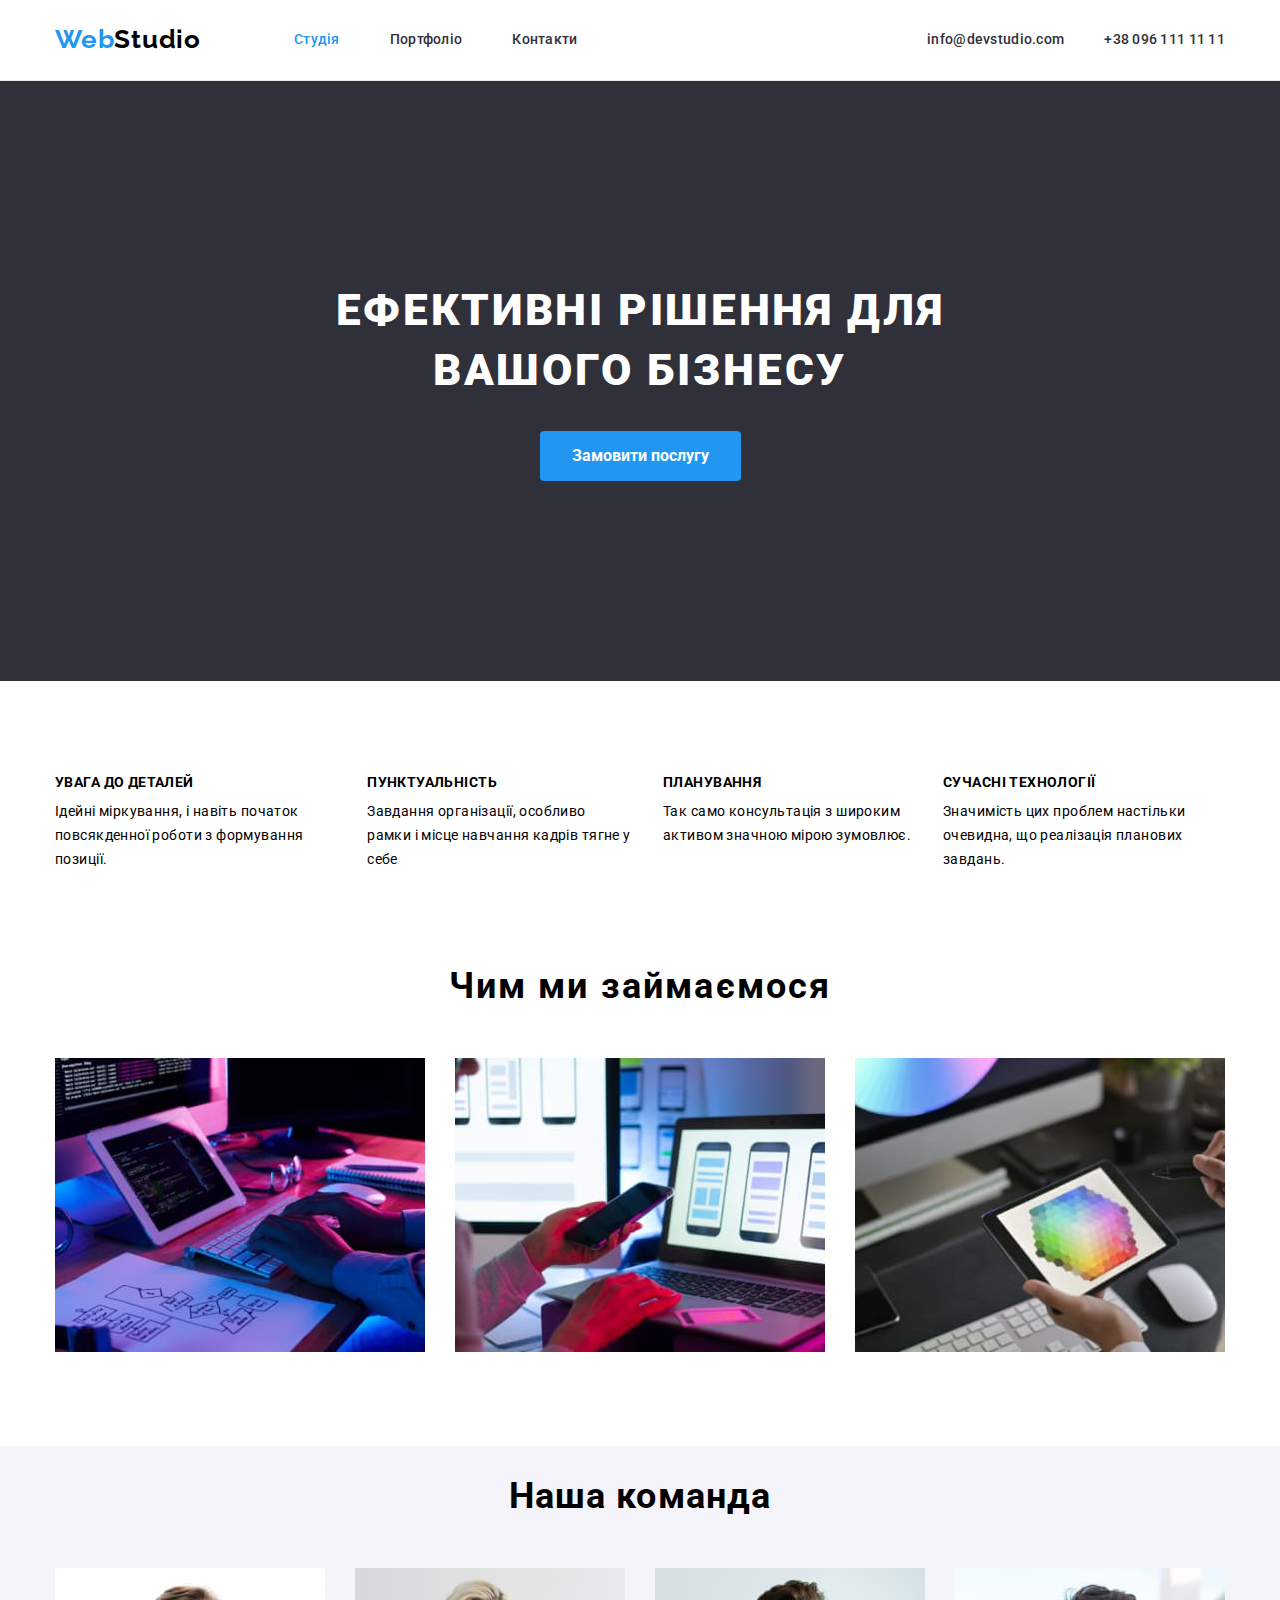
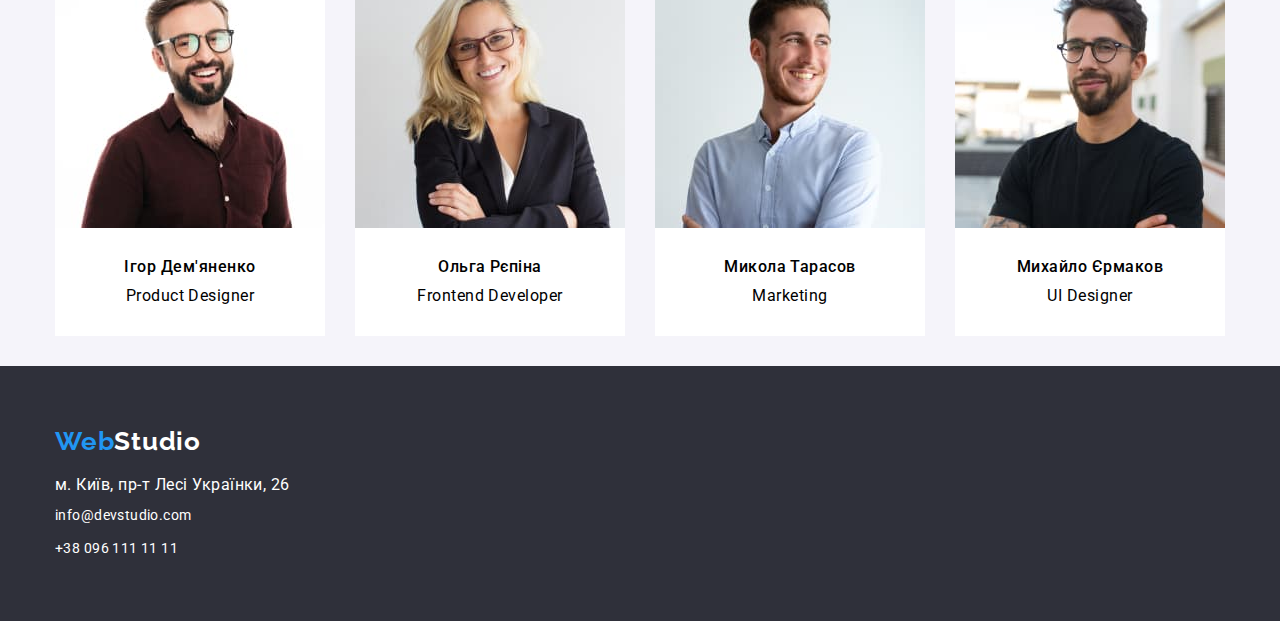
<file: index.html>
<!DOCTYPE html>
<html lang="uk">

<head>
  <meta charset="UTF-8" />
  <meta http-equiv="X-UA-Compatible" content="IE=edge" />
  <meta name="viewport" content="width=device-width, initial-scale=1.0" />
  <title>goit-markup-hw-01</title>
  <link rel="preconnect" href="https://fonts.googleapis.com">
  <link rel="preconnect" href="https://fonts.gstatic.com" crossorigin>
  <link href="https://fonts.googleapis.com/css2?family=Raleway:wght@700&family=Roboto:wght@400;500;700;900&display=swap"
    rel="stylesheet">
  <link rel="stylesheet" href="https://cdnjs.cloudflare.com/ajax/libs/modern-normalize/1.1.0/modern-normalize.min.css">
  <link rel="stylesheet" href="./CSS/styles.css">
</head>

<body>
  <header class="header">
    <div class="container ">
      <div class="header-container">
        <div class="header-stile">
          <a href="/" class="logo-header"><span class="web"> Web</span><span class="studio">Studio</span> </a>
          <nav class="navigation">
            <ul class="header-nav">
              <li><a href="./index.html" class="carent-link  conteiner-nav">Студія</a></li>
              <li><a href="./portfolio.html" class="link-header conteiner-nav">Портфоліо</a></li>
              <li><a href="#contact" class="link-header conteiner-nav">Контакти</a></li>
            </ul>
          </nav>
        </div>
        <ul class="header-contact">
          <li><a href="mailto:info@devstudio.com" class=" link-header conteiner-nav">info@devstudio.com</a></li>
          <li><a href="tel:+380961111111" class="link-header conteiner-nav">+38 096 111 11 11</a></li>
        </ul>
      </div>
    </div>
  </header>
  <main>
    <section class="hero">
      <div class="container hero-top">
        <h1 class="hero-header"> Ефективні рішення для вашого бізнесу </h1>
        <button type="button" class="link-hero-button">Замовити послугу</button>
      </div>
    </section>
    <section class="our-advantages section">
      <div class="container">
        <div class="our-advantages-stiles">
          <h2 class="our-advantages-title visually-hidden">Наші переваги</h2>
          <ul class="our-advantages-list">
            <li class="our-advantages-li">
              <h3 class="our-advantages-subtitle">Увага до деталей</h3>
              <p class="our-advantages-text">
                Ідейні міркування, і навіть початок повсякденної роботи з
                формування позиції.
              </p>
            </li>
            <li class="our-advantages-li">
              <h3 class="our-advantages-subtitle">Пунктуальність</h3>
              <p class="our-advantages-text">
                Завдання організації, особливо рамки і місце навчання кадрів тягне
                у себе
              </p>
            </li>
            <li class="our-advantages-li">
              <h3 class="our-advantages-subtitle">Планування</h3>
              <p class="our-advantages-text">
                Так само консультація з широким активом значною мірою зумовлює.
              </p>
            </li>
            <li class="our-advantages-li">
              <h3 class="our-advantages-subtitle">Сучасні технології</h3>
              <p class="our-advantages-text">
                Значимість цих проблем настільки очевидна, що реалізація планових
                завдань.
              </p>
            </li>
          </ul>
        </div>
      </div>
    </section>
    <section class="what-do">
      <div class="container">
        <h2 id="portfolio" class="what-do-title">Чим ми займаємося</h2>
        <ul class="whot-do-style">
          <li class="whot-do-list">
            <img src="./images/hero/box1.jpg" alt="Друкування коду на клавіатурі" width="370" height="294" />
          </li>
          <li class="whot-do-list">
            <img src="./images/hero/box2.jpg" alt="Створення мобільних додатків на компютері" width="370"
              height="294" />
          </li>
          <li class="whot-do-list">
            <img src="./images/hero/box3.jpg" alt="Планшет на якаму зображена палітра кольорів" width="370"
              height="294" />
          </li>
        </ul>
      </div>
    </section>
    <section class="our-team section">
      <div class="container">
        <h2 class="our-team-title">Наша команда</h2>
        <ul class="our-workers">
          <li class="our-workers-oll">
            <img src="./images/hero/img.jpg" alt="Image Igor Demyanenko " width="270" height="260"
              class="our-workers-image" />
            <div class="our-workers-oll-text">
              <h3 class="our-workers-subtitle">Ігор Дем'яненко</h3>
              <p class="our-workers-text" lang="en">Product Designer</p>
            </div>
          </li>
          <li class="our-workers-oll">
            <img src=" ./images/hero/img1.jpg" alt="Image Olga Repina" width="270" height="260"
              class="our-workers-image" />
            <div class="our-workers-oll-text">
              <h3 class="our-workers-subtitle">Ольга Рєпіна</h3>
              <p lang="en" class="our-workers-text">Frontend Developer</p>
            </div>
          </li>
          <li class="our-workers-oll">
            <img src=" ./images/hero/img2.jpg" alt="Image Mukola Tarasov" width="270" height="260"
              class="our-workers-image" />
            <div class="our-workers-oll-text">
              <h3 class="our-workers-subtitle">Микола Тарасов</h3>
              <p class="our-workers-text" lang="en">Marketing</p>
            </div>
          </li>
          <li class="our-workers-oll">
            <img src=" ./images/hero/img3.jpg" alt="Image Muhailo Irmakov" width="270" height="260"
              class="our-workers-image" />
            <div class="our-workers-oll-text">
              <h3 class="our-workers-subtitle">Михайло Єрмаков</h3>
              <p class="our-workers-text" lang="en">UI Designer</p>
            </div>
          </li>
        </ul>

      </div>
    </section>
  </main>
  <footer class="footer-hero" id="contact">
    <div class="container">
      <a href="/" class="footer-logo "><span class="web">Web</span><span class="studio-white">Studio</span></a>
      <address class="address">
        <ul class="adress-list">
          <li class="footer-map">
            <a href="https://goo.gl/maps/AvNRvpogiTNFUgvv9" target="_blank" rel="noreferrer noopener"
              class="link-map ">м.
              Київ, пр-т Лесі
              Українки, 26</a>
          </li>
          <li class="footer-mail"><a href="mailto:info@devstudio.com" class="footer link-footer">info@devstudio.com</a>
          </li>
          <li class="footer-tel"><a href="tel:+380961111111" class="footer link-footer">+38 096 111 11 11</a></li>
        </ul>
      </address>
    </div>
  </footer>
</body>

</html>
</file>
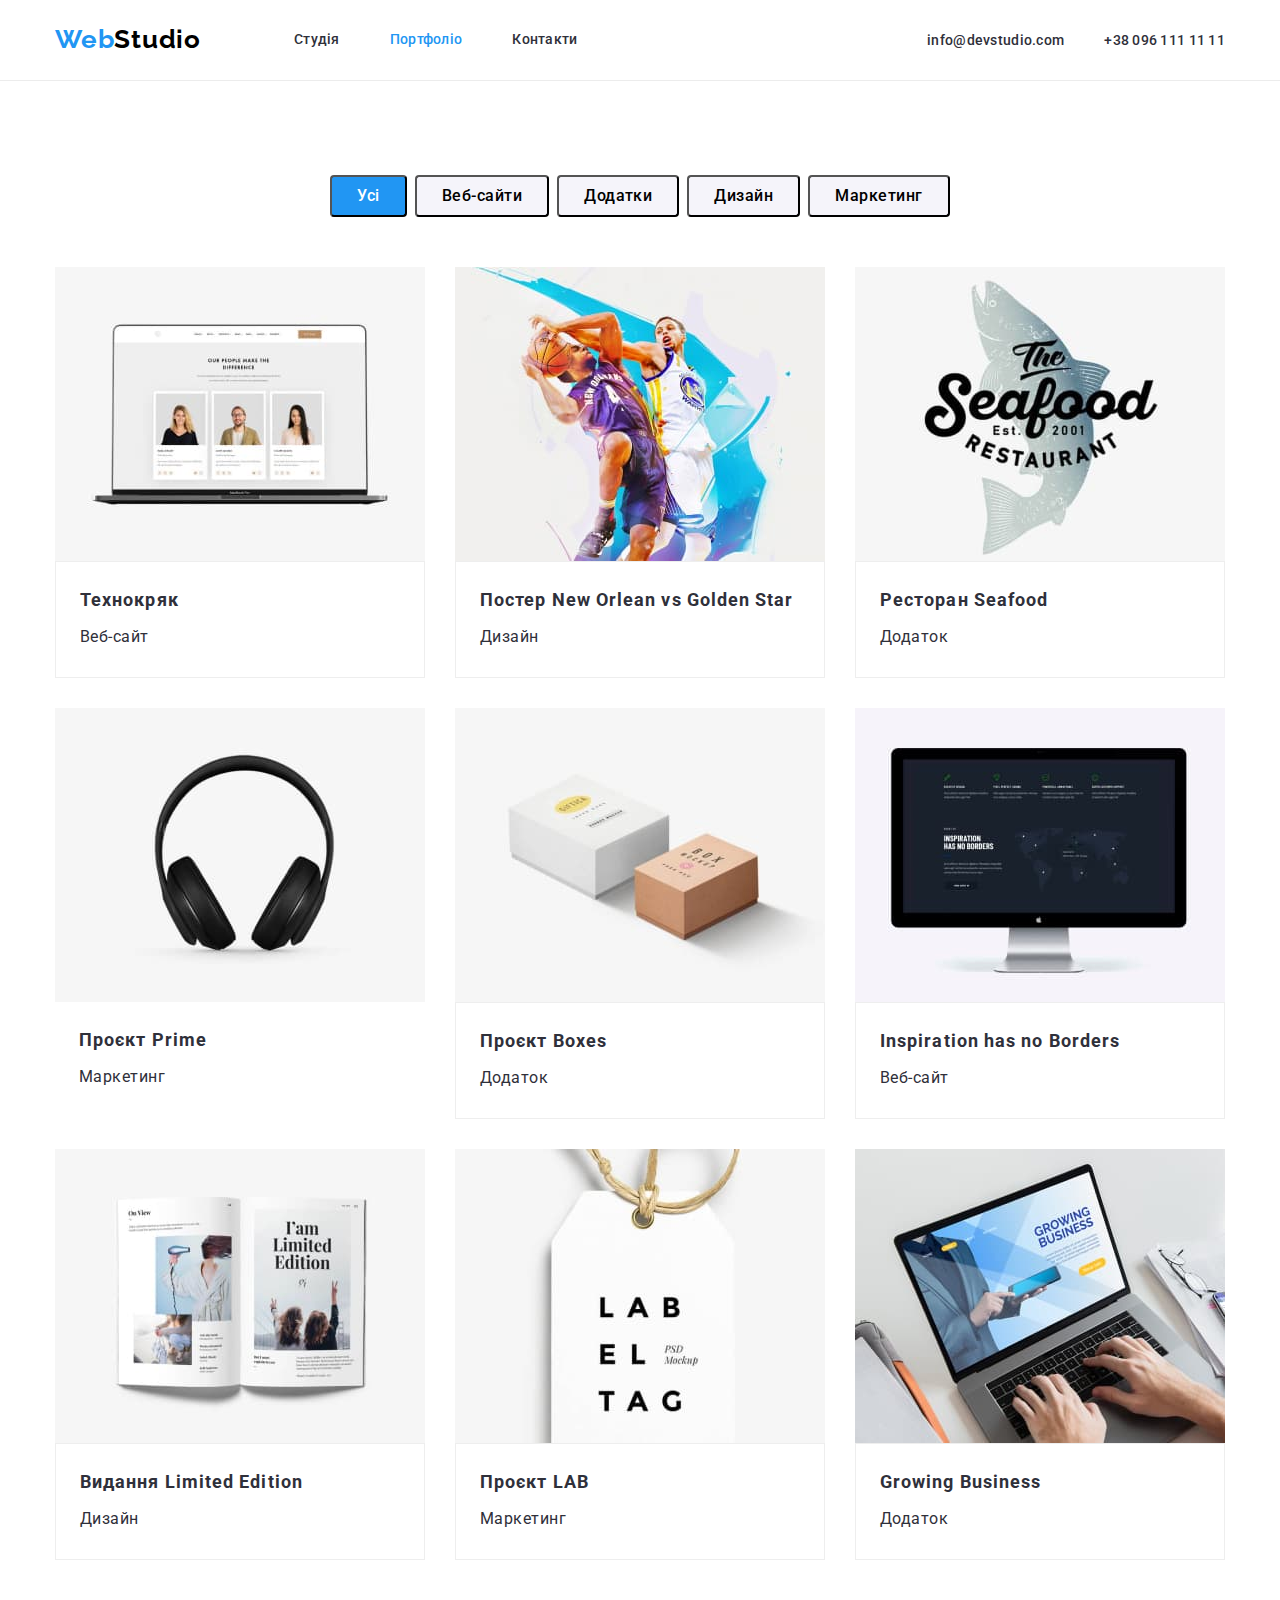
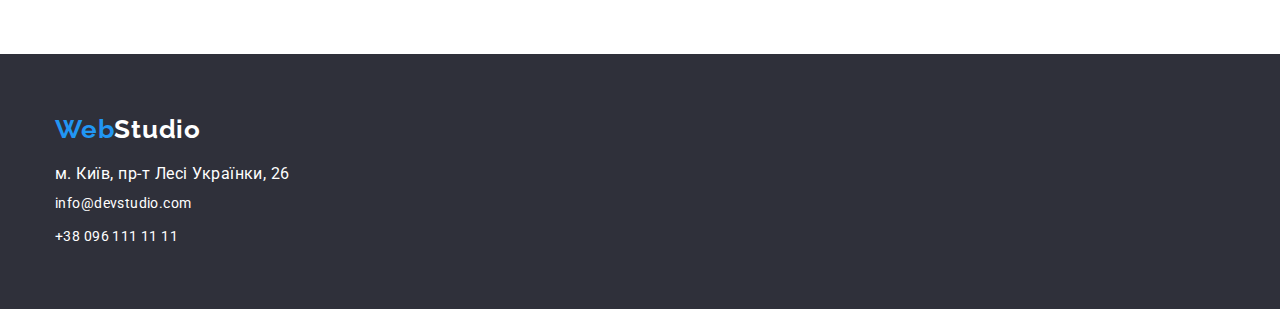
<file: portfolio.html>
<!DOCTYPE html>
<html lang="uk">

<head>
  <meta charset="UTF-8" />
  <meta http-equiv="X-UA-Compatible" content="IE=edge" />
  <meta name="viewport" content="width=device-width, initial-scale=1.0" />
  <title>goit-markup-hw-01</title>
  <link rel="preconnect" href="https://fonts.googleapis.com">
  <link rel="preconnect" href="https://fonts.gstatic.com" crossorigin>
  <link href="https://fonts.googleapis.com/css2?family=Raleway:wght@700&family=Roboto:wght@400;500;700;900&display=swap"
    rel="stylesheet">
  <link rel="stylesheet" href="https://cdnjs.cloudflare.com/ajax/libs/modern-normalize/1.1.0/modern-normalize.min.css">
  <link rel="stylesheet" href="./CSS/styles.css">
</head>

<body>
  <header class="header">
    <div class="container ">
      <div class="header-container">
        <div class="header-stile">
          <a href="/" class="logo-header"><span class="web"> Web</span><span class="studio">Studio</span> </a>
          <nav class="navigation">
            <ul class="header-nav">
              <li><a href="./index.html" class="link-header conteiner-nav">Студія</a></li>
              <li><a href="./portfolio.html" class="carent-link conteiner-nav">Портфоліо</a></li>
              <li><a href="#contact" class="link-header conteiner-nav">Контакти</a></li>
            </ul>
          </nav>
        </div>
        <ul class="header-contact">
          <li><a href="mailto:info@devstudio.com" class=" link-header ">info@devstudio.com</a></li>
          <li><a href="tel:+380961111111" class="link-header ">+38 096 111 11 11</a></li>
        </ul>
      </div>
    </div>
  </header>
  <main>
    <section class="section">
      <div class="container">
        <h1 class="visually-hidden">clon</h1>
        <ul class="link-list">
          <li>
            <button type="button" class="link-oll">Усі</button>
          </li>
          <li>
            <button type="button" class="link-button">Веб-сайти</button>
          </li>
          <li>
            <button type="button" class="link-button">Додатки</button>
          </li>
          <li>
            <button type="button" class="link-button">Дизайн</button>
          </li>
          <li>
            <button type="button" class="link-button">Маркетинг</button>
          </li>
        </ul>
        <ul class="oll-product">
          <li class="oll-product-list list">
            <a href="#" class="oll-product-link "><img src="./images/portfolio/portfolio-img-1.jpg"
                alt="The Texhnokryak website is displayed on the MacBook Pro" width="370" height="294">
              <div class="border">
                <h2 class="oll-product-subtitle">
                  Технокряк
                </h2>
                <p class="oll-product-text">
                  Веб-сайт
                </p>
              </div>
            </a>
          </li>
          <li class="oll-product-list list">
            <a href="#" class="oll-product-link ">
              <img src="./images/portfolio/portfolio-img-2.jpg" alt="players basketball" width="370" height="294">
              <div class="border">
                <h2 class="oll-product-subtitle">
                  Постер New Orlean vs Golden Star
                </h2>
                <p class="oll-product-text">
                  Дизайн
                </p>
              </div>
            </a>
          </li>
          <li class="oll-product-list list">
            <a href="#" class="oll-product-link">
              <img src="./images/portfolio/portfolio-img-3.jpg " alt="logo restaurant SEAFOOD" width="370" height="294">
              <div class="border">
                <h2 class="oll-product-subtitle">
                  Ресторан Seafood
                </h2>
                <p class="oll-product-text">
                  Додаток
                </p>
              </div>
            </a>
          </li>
          <li class="oll-product-list list">
            <a href="#" class="oll-product-link">
              <img src="./images/portfolio/portfolio-img-4.jpg" alt="Headphone" width="370" height="294">
              <h2 class="oll-product-subtitle" lang="en">
                Проєкт Prime
              </h2>
              <p class="oll-product-text list">
                Маркетинг
              </p>
            </a>
          </li>
          <li class="oll-product-list list">
            <a href="#" class="oll-product-link">
              <img src="./images/portfolio/portfolio-img-5.jpg" alt="Two box" width="370" height="294">
              <div class="border">
                <h2 class="oll-product-subtitle">
                  Проєкт Boxes
                </h2>
                <p class="oll-product-text list">
                  Додаток
                </p>
              </div>
            </a>
          </li>
          <li class="oll-product-list list">
            <a href="#" class="oll-product-link">
              <img src="./images/portfolio/portfolio-img-6.jpg" alt="Photo IMac" width="370" height="294">
              <div class="border">
                <h2 class="oll-product-subtitle">
                  Inspiration has no Borders
                </h2>
                <p class="oll-product-text">
                  Веб-сайт
                </p>
              </div>
            </a>
          </li>
          <li class="oll-product-list  list">
            <a href="#" class="oll-product-link">
              <img src="./images/portfolio/portfolio-img-7.jpg" alt="book i am limited edition " width="370"
                height="294">
              <div class="border">
                <h2 class="oll-product-subtitle" lang="en">
                  Видання Limited Edition
                </h2>
                <p class="oll-product-text">
                  Дизайн
                </p>
              </div>
            </a>
          </li>
          <li class="oll-product-list list">
            <a href="#" class="oll-product-link">
              <img src="./images/portfolio/portfolio-img-8.jpg" alt="image logo LAB" width="370" height="294">
              <div class="border">
                <h2 class="oll-product-subtitle" lang="en">
                  Проєкт LAB
                </h2>
                <p class="oll-product-text">
                  Маркетинг
                </p>
              </div>
            </a>
          </li>
          <li class="oll-product-list list">
            <a href="#" class="oll-product-link">
              <img src="./images/portfolio/portfolio-img-9.jpg" alt="working process" width="370" height="294">
              <div class="border">
                <h2 class="oll-product-subtitle" lang="en">
                  Growing Business
                </h2>
                <p class="oll-product-text">
                  Додаток
                </p>
              </div>
            </a>
          </li>
        </ul>
      </div>
    </section>
  </main>
  <footer class="footer-hero" id="contact">
    <div class="container">
      <a href="/" class="footer-logo "><span class="web">Web</span><span class="studio-white">Studio</span></a>
      <address class="address">
        <ul class="adress-list">
          <li class="footer-map">
            <a href="https://goo.gl/maps/AvNRvpogiTNFUgvv9" target="_blank" rel="noreferrer noopener"
              class="link-map ">м.
              Київ, пр-т Лесі
              Українки, 26</a>
          </li>
          <li class="footer-mail"><a href="mailto:info@devstudio.com" class="footer link-footer">info@devstudio.com</a>
          </li>
          <li class="footer-tel"><a href="tel:+380961111111" class="footer link-footer">+38 096 111 11 11</a></li>
        </ul>
      </address>
    </div>
  </footer>
</body>

</html>
</file>
<file: CSS/styles.css>
:root {
    --color-brand: #2196F3;
    --color-section: #FFFFFF;
    --color-background: #2F303A;
}

/* Header */
header {
    color: #ECECEC;
}

img {
    display: block;
    max-width: 100%;
    height: auto;
}

.web {
    color: var(--color-brand);
}

.section {
    padding: 94px 0 94px 0;
}

.studio {
    color: #000000;
}

.navigation {
    display: block background-collor: #333;
    color: #ffffff;

}

.container {
    width: 100%;
    max-width: 1200px;
    margin: 0 auto;
    padding: 0 15px;
}

.header-stile {

    gap: 93px;
    display: flex;
    align-items: center;
}

.header-contact {

    display: flex;
    gap: 40px;

}

.header-nav {
    display: flex;
    gap: 50px;
}



.conteiner-nav {
    display: block;
    padding: 32px 0;

}



.header-container {
    display: flex;
    justify-content: space-between;
    align-items: center;

}

.header {
    border-bottom: 1px solid #ECECEC;
}

.logo-header {
    display: inline-block;

    color: var(--color-section);
    text-decoration: none;
    font-family: 'Raleway', sans-serif;
    font-weight: 700;
    font-size: 26px;
    line-height: 1.2;
    letter-spacing: 0.03em;

}

.carent-link {
    color: var(--color-brand);
    text-decoration: none;
    font-size: 14px;
    line-height: 1.14;
    font-weight: 500;
    letter-spacing: 0.02em;
}

.header-studio:hover,
.header-studio:focus {
    color: var(--color-brand);
    font-size: 14px;
    line-height: 1.14;
    font-family: inherit;
    font-weight: 500;
    letter-spacing: 0.02em;

}

.link-header:hover,
.link-header:focus {
    color: var(--color-brand);
    font-size: 14px;
    line-height: 1.14;
    font-family: inherit;
    font-weight: 500;
    letter-spacing: 0.02em;
}

.link-header {

    color: var(--color-background);
    text-decoration: none;
    font-size: 14px;
    line-height: 1.14;
    font-family: inherit;
    font-weight: 500;
    letter-spacing: 0.02em;

}

/* Main */
h1,
h2,
h3,
h4,
h5,
h6,
p,
ul {
    margin-top: 0;
    margin-bottom: 0;
}

ul {
    list-style: none;
    padding-left: 0;
}

body {
    background-color: var(--color-section);
    font-family: 'Roboto', sans-serif;
}

footer {
    background-color: var(--color-background);
}

.hero {
    padding: 200px 0;

    background-color: var(--color-background);
    text-align: center;
    margin-left: auto;
    margin-right: auto;

}

.hero-header {

    width: 696px;
    margin-bottom: 30px;
    margin-left: auto;
    margin-right: auto;


    color: var(--color-section);
    font-size: 44px;
    line-height: 1.36;
    text-transform: uppercase;
    letter-spacing: 0.06em;
    font-weight: 900;

}

.our-advantages-list {
    display: flex;
    padding-left: 0;
    gap: 30px;
}


.link-hero-button {
    padding: 10px 32px;
    display: block;
    margin-left: auto;
    margin-right: auto;

    color: var(--color-section);
    background-color: var(--color-brand);
    cursor: pointer;
    font-size: 16px;
    line-height: 1.87;
    font-family: inherit;
    border-radius: 4px;
    border: none;
    font-weight: 700;

}

.link-hero-button:hover,
.link-hero-button:focus {
    color: var(--color-section);
    background-color: #188ce8;
    cursor: pointer;
    font-size: 16px;
    line-height: 1.87;
    font-family: inherit;
}

.our-advantages-title {
    text-align: center;
    margin-bottom: 50px;


    font-size: 36px;
    line-height: 1.16
}

.our-advantages-subtitle {
    margin-bottom: 10px;
    text-transform: uppercase;
    font-size: 14px;
    line-height: 1.14;
    letter-spacing: 0.03em;
}

.our-advantages-text {
    font-size: 14px;
    line-height: 1.71;
    letter-spacing: 0.03em;

}

.our-advantages-li {
    flex-basis: calc((100%-90px)/4)
}

.what-do {
    padding-bottom: 94px;
}

.what-do-title {
    text-align: center;
    margin-bottom: 50px;

    font-size: 36px;
    line-height: 1.16;
    letter-spacing: 0.06em;

}

.whot-do-style {
    display: flex;
    gap: 30px;
}

.whot-do-list {
    flex-basis: calc((100%-60px)/3);
}

.our-workers {
    display: flex;
    text-align: center;
    gap: 30px;

}

.our-team {
    padding: 30px 0;
    background-color: #F5F4FA;

}


.our-team-title {
    text-align: center;
    margin-bottom: 50px;

    font-size: 36px;
    line-height: 1.16;
    letter-spacing: 0.03em;
}

.our-workers-oll-text {
padding: 30px 0;
    background-color: var(--color-section);
}

.our-workers-text {

    font-size: 16px;
    line-height: 1.18;
    letter-spacing: 0.03em;
}

.our-workers-subtitle {
    margin-bottom: 10px;

    font-size: 16px;
    line-height: 1.18;
    font-weight: 500;
    letter-spacing: 0.03em;
}

.our-workers-oll {
    flex-basis: calc((100%-90px)/4) background-color: var(--color-section);
}


/* footer */
.footer-hero {
    padding: 60px 0;
}

.footer-logo {
    display: block;
    margin-bottom: 20px;

    color: var(--color-section);
    text-decoration: none;
    font-family: 'Raleway', sans-serif;
    font-size: 26px;
    line-height: 1.19;
    font-weight: 700;
    letter-spacing: 0.03em;
}

.address {
    font-style: normal;
}

.link-map {
    cursor: pointer;
    color: var(--color-section);
    text-decoration: none;
    font-family: inherit;
    font-weight: 400;
    letter-spacing: 0.03em;
}

.footer:hover,
.footer:focus {
    color: var(--color-brand);
    font-size: 14px;
    line-height: 1.71;
    font-family: inherit;
    font-weight: 400;
    letter-spacing: 0.03em;
}

.link-footer {
    color: var(--color-section);
    text-decoration: none;
    font-size: 14px;
    line-height: 1.71;
    font-family: inherit;
    font-weight: 400;
    letter-spacing: 0.03em;
}

.studio-white {
    color: var(--color-section);
}

.container-address {
    width: 100%;
    max-width: 1200px;
    margin: 0 auto;
    padding: 60px 15px;
}

.footer-map {
    margin-bottom: 9px;
}

.footer-mail {
    margin-bottom: 9px;
}

/* PORTFOLIO */
/* main */
.visually-hidden {
    position: absolute;
    white-space: nowrap;
    width: 1px;
    height: 1px;
    overflow: hidden;
    border: 0;
    padding: 0;
    clip: rect(0 0 0 0);
    clip-path: inset(50%);
    margin: -1px;
}

.link-oll {
    padding: 6px 25px;

    background-color: var(--color-brand);
    color: var(--color-section);
    font-size: 16px;
    line-height: 1.62;
    font-family: inherit;
    font-weight: 500;
    letter-spacing: 0.03em;
    border-radius: 4px;
}

.link-oll:hover,
.link-oll:focus {
    background-color: var(--color-brand);
    color: var(--color-section);
    font-size: 16px;
    line-height: 1.62;
    font-weight: 500;
    letter-spacing: 0.03em;
    font-family: inherit;
    cursor: pointer;
}


.link-button {
    display: flex;
    padding: 6px 25px;

    font-size: 16px;
    line-height: 1.62;
    background-color: #F5F4FA;
    color: #000000;
    font-family: inherit;
    font-weight: 500;
    letter-spacing: 0.03em;
    border-radius: 4px;
}

.link-button:hover,
.link-button:focus {
    background-color: var(--color-brand);
    color: var(--color-section);
    cursor: pointer;
    font-size: 16px;
    line-height: 1.62;
    font-family: inherit;
    font-weight: 500;
    letter-spacing: 0.03em;
}

.oll-product-subtitle {
    margin: 20px 24px 4px 24px;

    font-size: 18px;
    line-height: 2;
    letter-spacing: 0.06em;
}

.oll-product-text {
    margin: 0 24px 25px 24px;

    font-size: 16px;
    line-height: 1.87;
    letter-spacing: 0.03em;
}

.oll-product-link:hover,
.oll-product-link:focus {
    font-family: inherit;
    color: var(--color-background);
    text-decoration: none;
    font-style: normal;
    cursor: default;

}

.oll-product-link {

    color: var(--color-background);
    font-size: 16px;
    line-height: 1.87;
    font-family: inherit;
    text-decoration: none;
}

.button-portfolio {
    display: flex;
}

.oll-product-list {

    display: block;

}

.list:nth-child(3n) {
    margin-right: 0;
}

.oll-product-list:nth-last-child(-n+3) {
    margin-bottom: 0;
}

.oll-product {
    display: flex;
    flex-wrap: wrap;
    gap: 30px;
}

.oll-product:nth-child (2n+1) {
    gap: 40px color: var(--color-background);
}

.link-list {
    display: flex;
    justify-content: center;
    gap: 8px;
    margin-bottom: 50px;

}

.border {
    border: 1px solid #EEEEEE;
}
</file>
